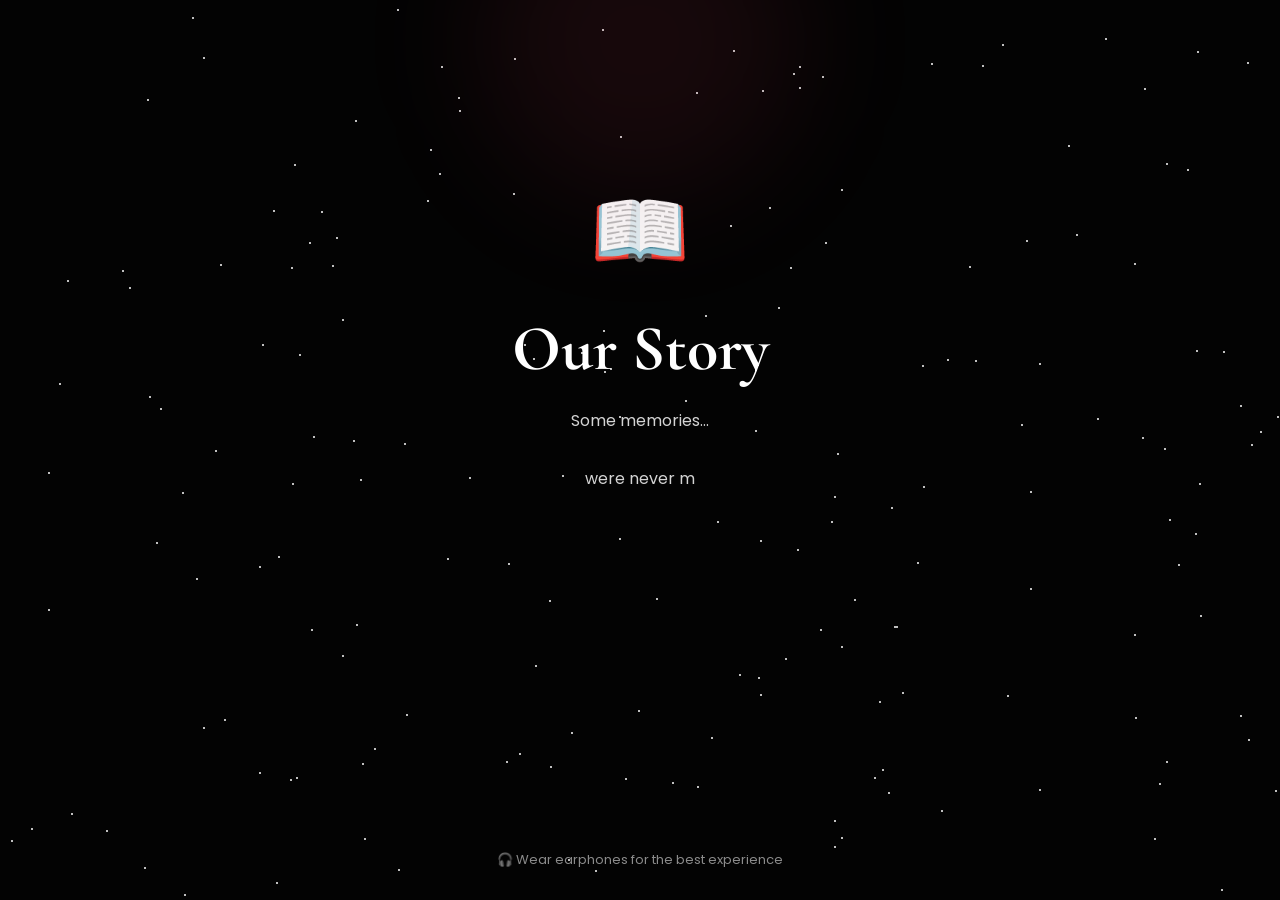
<file: index.html>
<!DOCTYPE html>
<html lang="en">

<head>

    <meta charset="UTF-8">
    <meta name="viewport" content="width=device-width, initial-scale=1.0">

    <title>Our Story</title>

    <link rel="stylesheet" href="css/login.css">

    <link href="https://fonts.googleapis.com/css2?family=Poppins:wght@300;400;500&family=Cormorant+Garamond:wght@500;700&display=swap" rel="stylesheet">

</head>

<body>

<div id="stars"></div>

<div class="moon"></div>

<div class="content">

    <div class="book">
        📖  
    </div>

    <h1>Our Story</h1>

    <div id="typing"></div>

    <div class="login" id="loginBox">

        <input
            type="password"
            id="password"
            placeholder="Enter Password">

        <button onclick="checkPassword()">
            Continue →
        </button>

        <p id="message"></p>

    </div>

</div>

<div class="earphones">
🎧 Wear earphones for the best experience
</div>



<script src="js/login.js"></script>

</body>

</html>
</file>
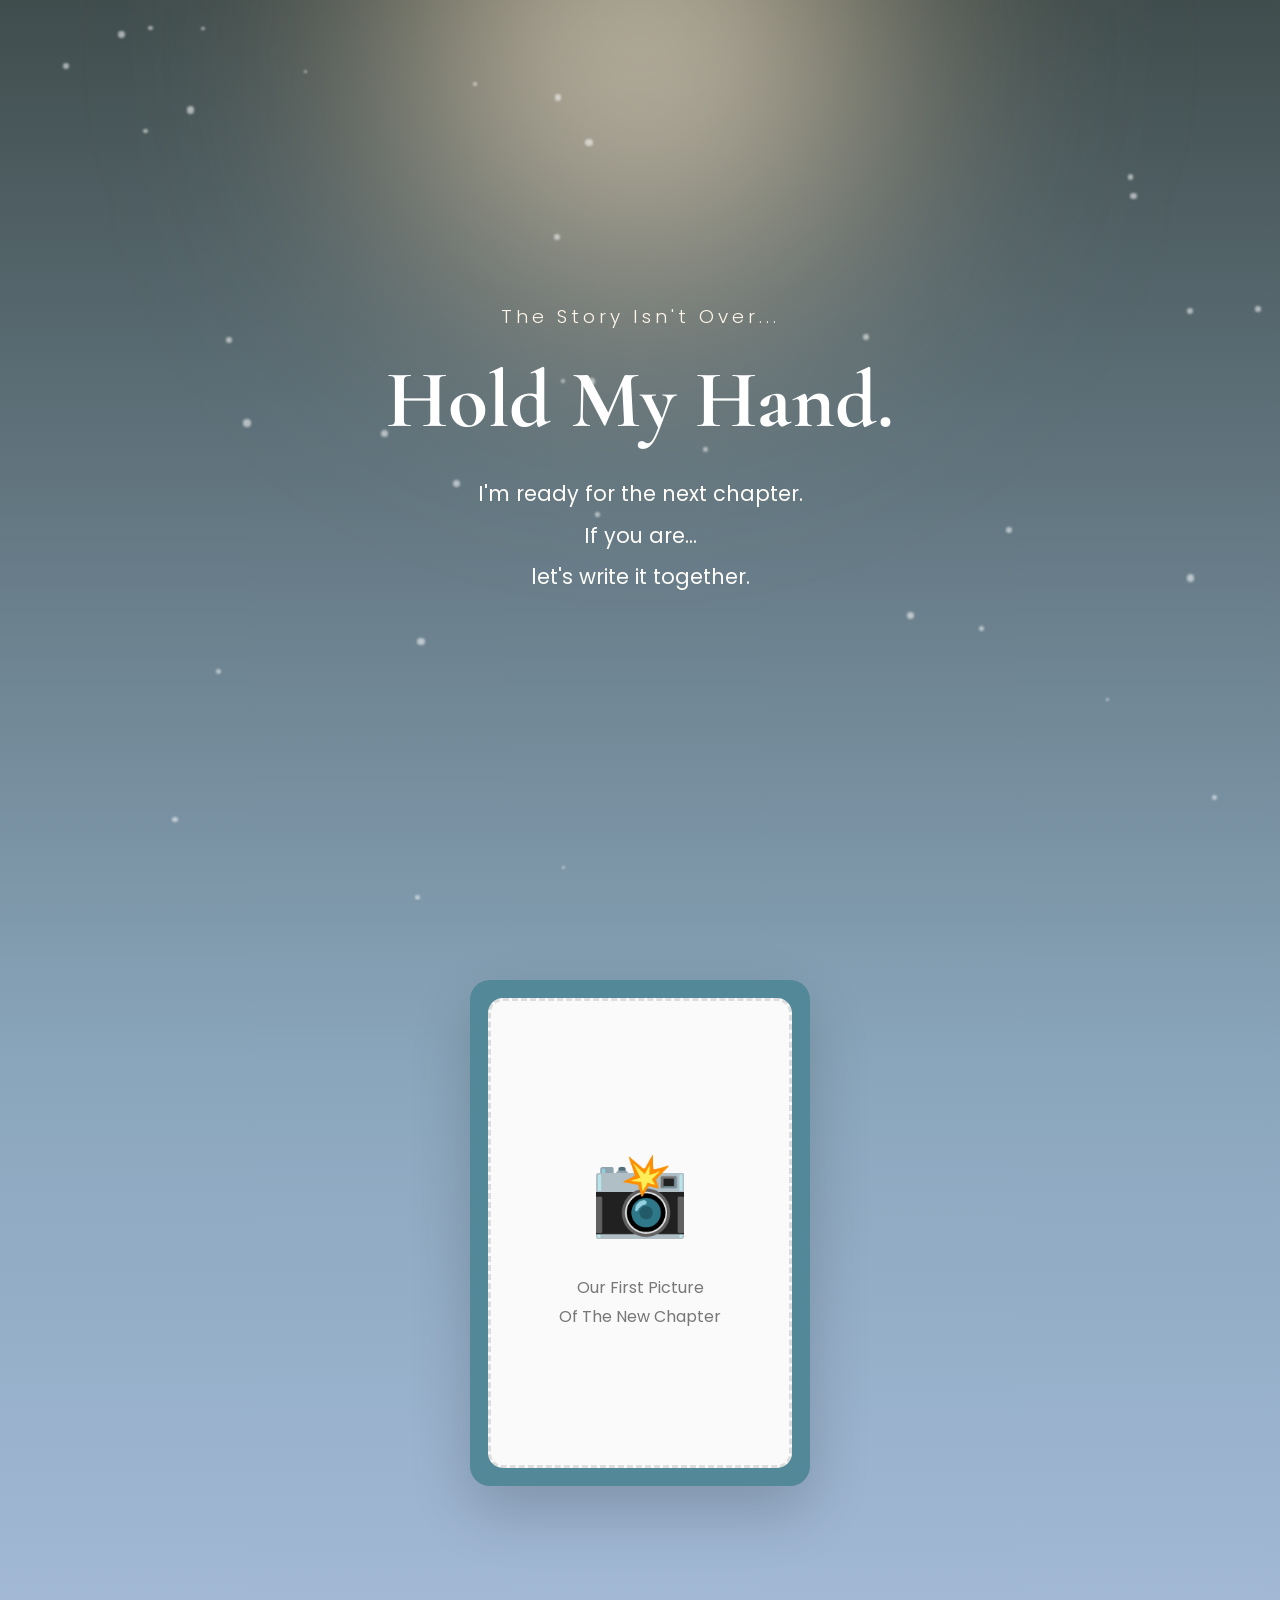
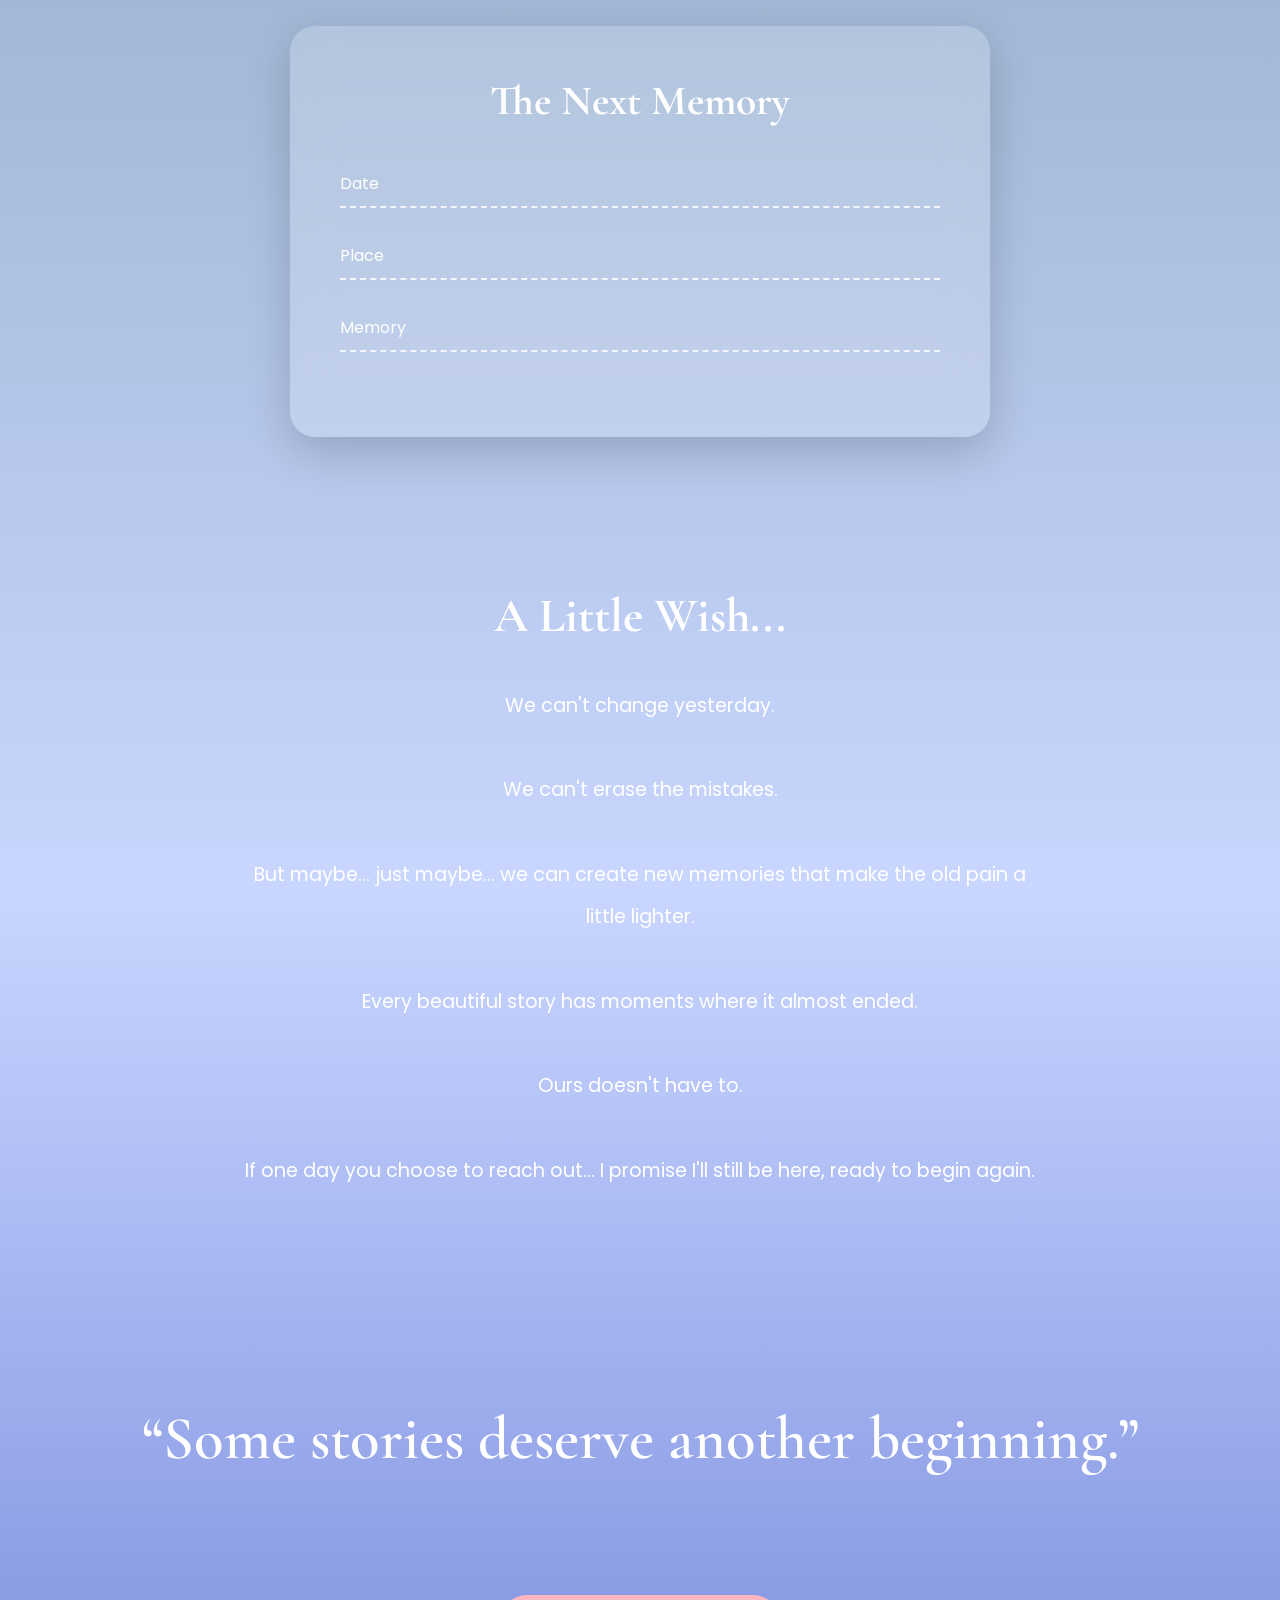
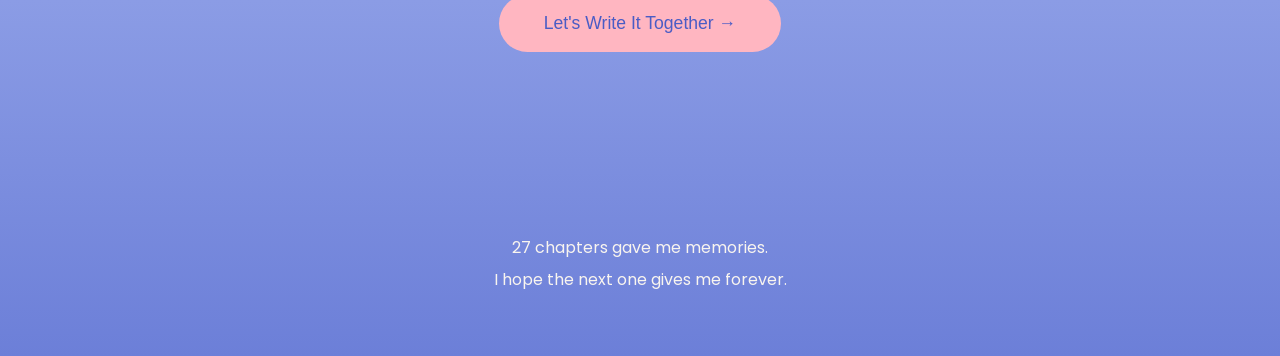
<file: future.html>
<!DOCTYPE html>
<html lang="en">

<head>

    <meta charset="UTF-8">

    <meta name="viewport"
        content="width=device-width, initial-scale=1.0">

    <title>Our Next Chapter</title>

    <link rel="stylesheet" href="css/future.css">

    <link href="https://fonts.googleapis.com/css2?family=Cormorant+Garamond:wght@400;600;700&family=Poppins:wght@300;400;500&display=swap" rel="stylesheet">

</head>

<body>

<!-- Background -->

<div id="background">

    <div class="sunGlow"></div>

    <div class="particles"></div>

</div>

<!-- Hero -->

<section class="hero">

    <h3>The Story Isn't Over...</h3>

    <h1>Hold My Hand.</h1>

    <p class="subtitle">

        I'm ready for the next chapter.

        <br>

        If you are...

        <br>

        let's write it together.

    </p>

</section>

<!-- Future Frame -->

<section class="future-photo">

    <div class="frame">

        <div class="photo-placeholder">

            📸

            <span>

                Our First Picture

                <br>

                Of The New Chapter

            </span>

        </div>

    </div>

</section>

<!-- Memory Card -->

<section class="future-memory">

    <div class="memory-card">

        <h2>The Next Memory</h2>

        <div class="line">

            <span>Date</span>

            <div></div>

        </div>

        <div class="line">

            <span>Place</span>

            <div></div>

        </div>

        <div class="line">

            <span>Memory</span>

            <div></div>

        </div>

    </div>

</section>

<!-- Letter -->

<section class="letter">

    <h2>A Little Wish...</h2>

    <p>

        We can't change yesterday.

        <br><br>

        We can't erase the mistakes.

        <br><br>

        But maybe...

        just maybe...

        we can create new memories

        that make the old pain a little lighter.

        <br><br>

        Every beautiful story has moments

        where it almost ended.

        <br><br>

        Ours doesn't have to.

        <br><br>

        If one day you choose to reach out...

        I promise I'll still be here,

        ready to begin again.

    </p>

</section>

<!-- Quote -->

<section class="quote">

    <h2>

        “Some stories deserve

        another beginning.”

    </h2>

</section>

<!-- Final Button -->

<section class="ending">

    <button id="futureBtn">

        Let's Write It Together →

    </button>

</section>

<footer>

    27 chapters gave me memories.

    <br>

    I hope the next one gives me forever.

</footer>

<script src="js/future.js"></script>

</body>

</html>
</file>
<file: css/login.css>
*{
margin:0;
padding:0;
box-sizing:border-box;
}

body{

background:#030303;

font-family:Poppins,sans-serif;

color:white;

overflow:hidden;

height:100vh;

display:flex;

justify-content:center;

align-items:center;

position:relative;

}

/* ---------- Stars ---------- */

#stars{

position:fixed;

inset:0;

z-index:-3;

}

.star{

position:absolute;

width:2px;

height:2px;

background:white;

border-radius:50%;

animation:twinkle 4s infinite;

}

@keyframes twinkle{

0%,100%{

opacity:.2;

transform:scale(1);

}

50%{

opacity:1;

transform:scale(2);

}

}

/* ---------- Moon ---------- */

.moon{

position:absolute;

top:-120px;

width:320px;

height:320px;

border-radius:50%;

background:#ff4d6d15;

filter:blur(60px);

animation:pulse 6s infinite;

}

@keyframes pulse{

0%,100%{

transform:scale(.9);

}

50%{

transform:scale(1.15);

}

}

/* ---------- Content ---------- */

.content{

width:min(92%,420px);

display:flex;

flex-direction:column;

align-items:center;

text-align:center;

padding:20px;

}

.book{

font-size:5rem;

animation:float 5s ease-in-out infinite;

}

@keyframes float{

50%{

transform:translateY(-12px);

}

}

h1{

font-family:"Cormorant Garamond";

font-size:clamp(2.7rem,9vw,4rem);

margin:20px 0;

}

#typing{

min-height:120px;

font-size:16px;

line-height:1.8;

color:#d4d4d4;

margin-bottom:35px;

}

/* ---------- Login ---------- */

.login{

width:100%;

opacity:0;

transform:translateY(25px);

transition:.8s;

}

.login.show{

opacity:1;

transform:translateY(0);

}

input{

width:100%;

padding:18px;

background:rgba(255,255,255,.07);

border:1px solid rgba(255,255,255,.08);

border-radius:40px;

outline:none;

color:white;

font-size:16px;

margin-bottom:18px;

}

input::placeholder{

color:#a6a6a6;

}

button{

width:100%;

padding:18px;

border:none;

border-radius:40px;

background:#ff4d6d;

color:white;

font-size:17px;

cursor:pointer;

transition:.3s;

}

button:active{

transform:scale(.97);

}

#message{

margin-top:18px;

height:20px;

font-size:14px;

color:#ff8da2;

}

.shake{

animation:shake .45s;

}

@keyframes shake{

20%{transform:translateX(-7px);}
40%{transform:translateX(7px);}
60%{transform:translateX(-7px);}
80%{transform:translateX(7px);}

}

.fade{

animation:fade 1.8s forwards;

}

@keyframes fade{

to{

opacity:0;

transform:scale(.95);

}

}

/* ---------- Earphones ---------- */

.earphones{

position:absolute;

bottom:30px;

font-size:13px;

color:#8b8b8b;

text-align:center;

padding:0 25px;

}
</file>
<file: css/future.css>
/*======================================
        FUTURE PAGE
======================================*/

*{

    margin:0;

    padding:0;

    box-sizing:border-box;

}

body{

    font-family:'Poppins',sans-serif;

    background:linear-gradient(

    180deg,

    #404d4d 0%,

    #8aa6bc 30%,

    #C9D6FF 70%,

    #6C7FD8 100%

    );

    color:white;

    overflow-x:hidden;

    min-height:100vh;

}

/*==============================
        BACKGROUND
==============================*/

#background{

    position:fixed;

    inset:0;

    z-index:-10;

    overflow:hidden;

}

.sunGlow{

    position:absolute;

    width:700px;

    height:700px;

    border-radius:50%;

    left:50%;

    top:-300px;

    transform:translateX(-50%);

    background:

    radial-gradient(circle,

    rgba(255,255,255,.9),

    rgba(255,215,160,.5),

    transparent 70%);

    filter:blur(120px);

    animation:sunFloat 12s ease-in-out infinite;

}

@keyframes sunFloat{

0%,100%{

transform:translateX(-50%) translateY(0);

}

50%{

transform:translateX(-50%) translateY(20px);

}

}

/*==============================
        HERO
==============================*/

.hero{

    min-height:100vh;

    display:flex;

    flex-direction:column;

    justify-content:center;

    align-items:center;

    text-align:center;

    padding:40px;

}

.hero h3{

    font-weight:300;

    letter-spacing:4px;

    color:#FFF6E9;

    margin-bottom:20px;

}

.hero h1{

    font-family:'Cormorant Garamond',serif;

    font-size:5rem;

    margin-bottom:25px;

}

.subtitle{

    font-size:1.3rem;

    line-height:2;

    color:#FFFDF8;

}

/*==============================
      PHOTO FRAME
==============================*/

.future-photo{

    display:flex;

    justify-content:center;

    padding:80px 20px;

}

.frame{

    width:340px;

    background:rgb(82, 136, 152);

    padding:18px;

    border-radius:20px;

    box-shadow:

    0 25px 60px rgba(0,0,0,.18);

}

.photo-placeholder{

    height:470px;

    border:3px dashed #DDD;

    border-radius:15px;

    display:flex;

    flex-direction:column;

    justify-content:center;

    align-items:center;

    background:#FAFAFA;

    color:#777;

    font-size:1.2rem;

}

.photo-placeholder{

    font-size:5rem;

}

.photo-placeholder span{

    font-size:1rem;

    margin-top:20px;

    text-align:center;

    line-height:1.8;

}

/*==============================
       MEMORY CARD
==============================*/

.future-memory{

    display:flex;

    justify-content:center;

    padding:60px 20px;

}

.memory-card{

    width:700px;

    max-width:90%;

    background:rgba(255,255,255,.18);

    backdrop-filter:blur(20px);

    border-radius:25px;

    padding:50px;

    box-shadow:

    0 15px 45px rgba(0,0,0,.18);

}

.memory-card h2{

    text-align:center;

    font-family:'Cormorant Garamond',serif;

    margin-bottom:45px;

    font-size:2.6rem;

}

.line{

    margin:35px 0;

}

.line span{

    display:block;

    margin-bottom:10px;

}

.line div{

    border-bottom:2px dashed rgba(255,255,255,.8);

}

/*==============================
        LETTER
==============================*/

.letter{

    max-width:850px;

    margin:auto;

    padding:90px 30px;

    text-align:center;

}

.letter h2{

    font-size:3rem;

    margin-bottom:40px;

    font-family:'Cormorant Garamond',serif;

}

.letter p{

    font-size:1.2rem;

    line-height:2.2;

}

/*==============================
         QUOTE
==============================*/

.quote{

    padding:120px 30px;

    text-align:center;

}

.quote h2{

    font-family:'Cormorant Garamond',serif;

    font-size:3.8rem;

    font-weight:600;

}

/*==============================
        BUTTON
==============================*/

.ending{

    text-align:center;

    padding-bottom:120px;

}

#futureBtn{

    padding:18px 45px;

    border:none;

    border-radius:999px;

    cursor:pointer;

    font-size:1.1rem;

    background:rgb(255, 182, 193);

    color:#4A5CC5;

    transition:.35s;

}

#futureBtn:hover{

    transform:translateY(-6px) scale(1.05);

    box-shadow:

    0 18px 40px rgba(0,0,0,.18);

}

/*==============================
        FOOTER
==============================*/

footer{

    text-align:center;

    padding:60px 20px;

    color:#F9F5EF;

    font-size:1rem;

    line-height:2;

}

/*==============================
      MOBILE
==============================*/

@media(max-width:768px){

.hero h1{

font-size:3.3rem;

}

.subtitle{

font-size:1.05rem;

}

.quote h2{

font-size:2.5rem;

}

.memory-card{

padding:30px;

}

.photo-placeholder{

height:380px;

}

}
</file>
